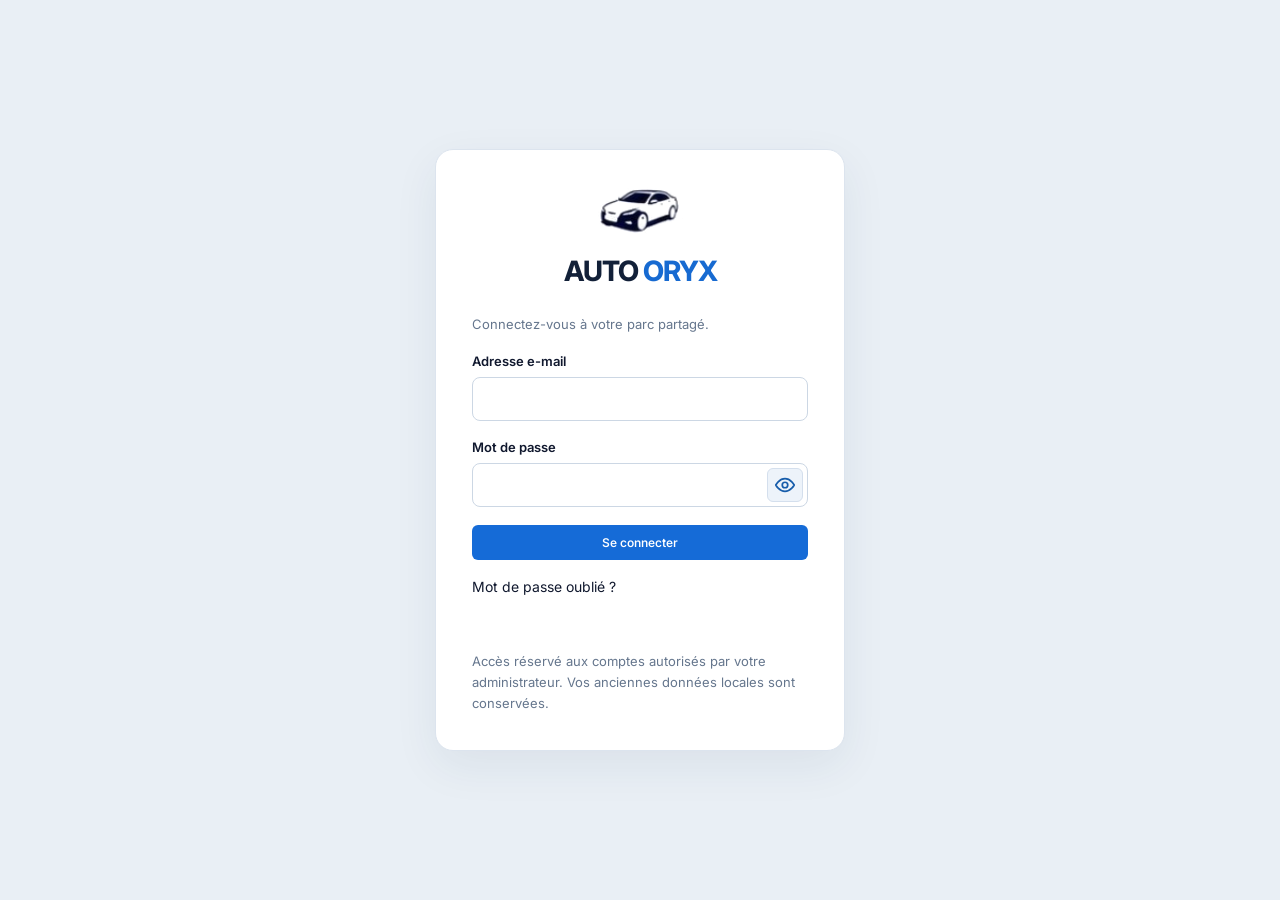
<file: index.html>
<!doctype html><html lang="fr"><head><meta charset="UTF-8"><meta name="viewport" content="width=device-width,initial-scale=1"><meta name="theme-color" content="#1669d3"><meta name="description" content="AUTO ORYX : gestion des véhicules, affectations, entretiens et échéances."><title>AUTO ORYX — Gestion du parc automobile</title><link rel="stylesheet" href="style.css?v=3-cloud"></head><body class="auth-locked"><aside id="sidebar"><a class="brand" href="#dashboard"><img src="assets/logo.png" alt=""><span>AUTO <b>ORYX</b></span></a><nav id="nav"></nav><div class="sidebar-bottom"><span class="live-dot"></span> Espace personnel<small>Données enregistrées sur cet appareil</small><button id="backup">Sauvegarder mes données ↗</button></div></aside><div class="shell"><header><button class="icon-btn mobile" id="menu" aria-label="Ouvrir le menu">☰</button><div class="search"><span id="searchIcon"></span><input id="search" aria-label="Rechercher" placeholder="Rechercher un véhicule, un collaborateur, une immatriculation…"><kbd>⌕</kbd></div><button class="icon-btn notification" id="notifications" aria-label="Voir les échéances"></button><div class="profile"><span class="avatar">FA</span><div><strong>Administrateur</strong><small>AUTO ORYX</small></div><span>⌄</span></div></header><main id="main"></main><footer>AUTO <b>ORYX</b><span>Votre parc, en toute simplicité.</span><button id="restore">Restaurer une sauvegarde</button><input id="restoreFile" type="file" accept="application/json" hidden></footer></div><dialog id="dialog"><form id="form"><div class="modal-head"><h2 id="modalTitle"></h2><button type="button" class="icon-btn" id="close" aria-label="Fermer">✕</button></div><div id="fields"></div><div class="modal-actions"><button type="button" class="secondary" id="cancel">Annuler</button><button class="primary" type="submit">Enregistrer</button></div></form></dialog><div id="toast" role="status"></div><script src="fleet-model.js?v=3-cloud"></script><script src="app.js?v=3-cloud"></script><script src="supabase-vendor.js?v=2.118.0"></script><script src="password-visibility.js?v=2"></script><script src="cloud.js?v=3-visibility"></script><script src="export-excel.js?v=1"></script></body></html>
</file>
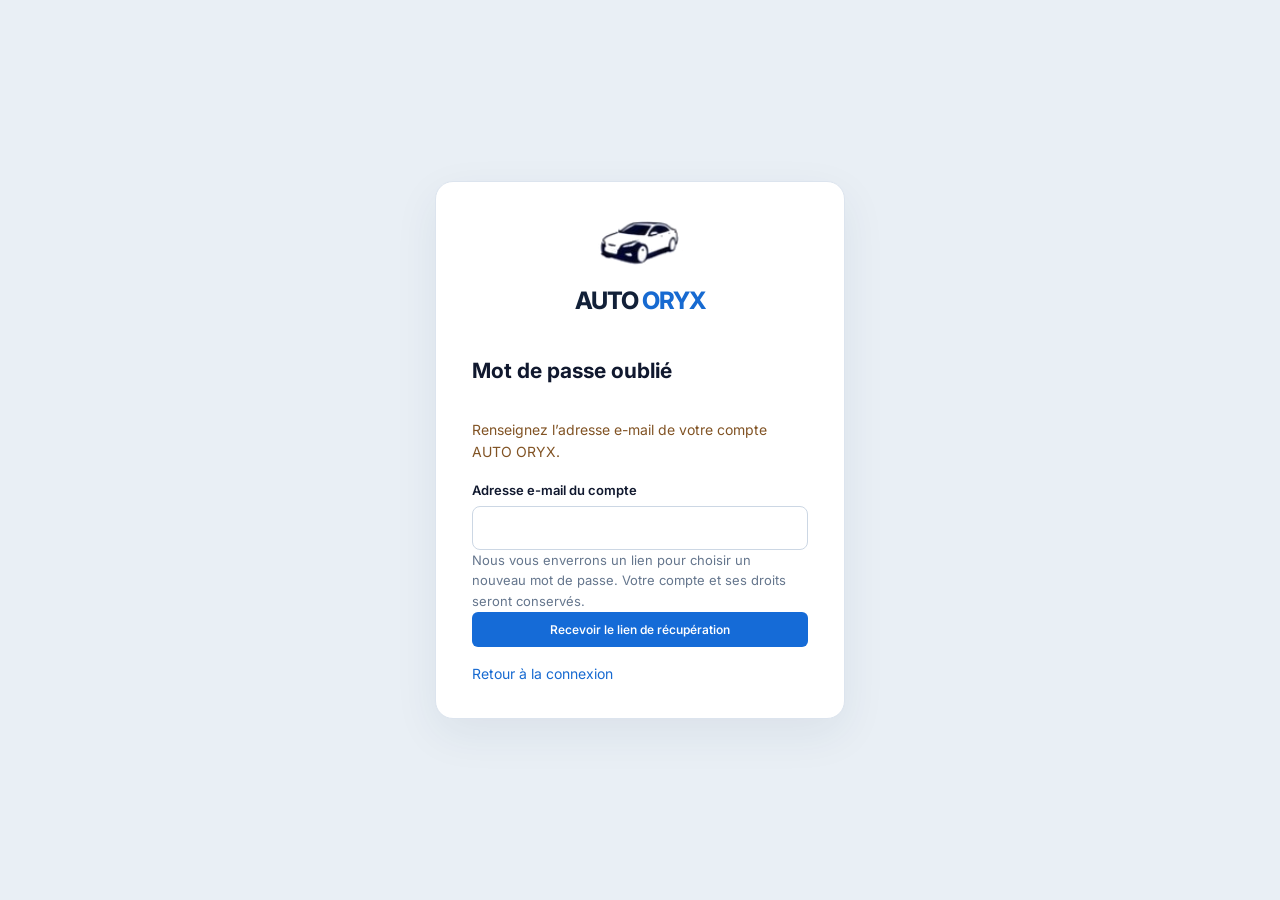
<file: reset-password.html>
<!doctype html><html lang="fr"><head><meta charset="UTF-8"><meta name="viewport" content="width=device-width,initial-scale=1"><meta name="referrer" content="no-referrer"><title>AUTO ORYX — Récupérer mon accès</title><link rel="stylesheet" href="style.css?v=3-cloud"><style>body{min-width:0;background:#e9eff5}main.recovery{display:grid;min-height:100vh;place-items:center;padding:24px;margin:0}#newPassword[hidden],#requestReset[hidden]{display:none!important}.auth-card a{color:#176ad1;font-size:14px}.auth-card h1{font-size:24px}.auth-card input{box-sizing:border-box}#recoveryMessage{font-size:14px;line-height:1.6;white-space:pre-wrap;color:#815324}.auth-card button{width:100%}</style></head><body><main class="recovery"><section class="auth-card"><img src="assets/logo.png" alt=""><h1>AUTO <span>ORYX</span></h1><h2 id="recoveryTitle">Mot de passe oublié</h2><p id="recoveryMessage" role="status">Vérification du lien…</p><form id="requestReset" hidden><label>Adresse e-mail du compte<input name="email" type="email" autocomplete="username" required></label><p>Nous vous enverrons un lien pour choisir un nouveau mot de passe. Votre compte et ses droits seront conservés.</p><button type="submit" class="primary">Recevoir le lien de récupération</button></form><form id="newPassword" hidden><label>Nouveau mot de passe<input name="password" type="password" autocomplete="new-password" minlength="12" maxlength="128" required></label><p>Choisissez au moins 12 caractères, avec lettres, chiffres et symboles.</p><label>Confirmer le nouveau mot de passe<input name="confirmation" type="password" autocomplete="new-password" minlength="12" maxlength="128" required></label><p><button type="submit" class="primary">Enregistrer mon nouveau mot de passe</button></p></form><a href="./">Retour à la connexion</a></section></main><script src="supabase-vendor.js?v=2.118.0"></script><script src="password-visibility.js?v=2"></script><script src="reset-password.js?v=2"></script></body></html>
</file>
<file: style.css>
@import url('https://fonts.googleapis.com/css2?family=Inter:wght@400;450;500;550;600;650;700;750;800&display=swap');
:root{--blue:#156bd7;--ink:#10182e;--muted:#7e8999;--line:#edf0f5;--bg:#EDF2F7}*{box-sizing:border-box}body{margin:0;background:var(--bg);color:var(--ink);font:14px Inter,Arial,sans-serif}button,input,select{font:inherit}button,a,input,select{outline-offset:4px}button{cursor:pointer}button{border:0;background:none;color:inherit}a{color:inherit;text-decoration:none}aside{position:fixed;inset:0 auto 0 0;width:248px;background:#fff;border-right:1px solid var(--line);z-index:30;display:flex;flex-direction:column}.brand{display:flex;align-items:center;gap:8px;height:97px;padding:20px;font-size:23px;font-weight:800;letter-spacing:-.9px}.brand img{width:66px}.brand b{color:var(--blue)}nav{padding:23px 12px}nav a{height:53px;display:flex;align-items:center;gap:19px;padding:0 20px;color:#617083;font-weight:500;border-radius:7px;margin-bottom:5px;position:relative}svg{width:22px;height:22px;fill:none;stroke:currentColor;stroke-width:1.9;stroke-linecap:round;stroke-linejoin:round;flex-shrink:0}nav a.active{background:#eaf2ff;color:var(--blue);font-weight:650}nav a.active:before{content:'';position:absolute;left:0;top:13px;bottom:13px;width:2px;background:var(--blue)}nav a:hover{background:#f2f6fc}.sidebar-bottom{margin-top:auto;padding:25px 23px;background:#fafbfd;color:#66768a;font-size:11px;line-height:1.7}.sidebar-bottom small{display:block;font-size:10px;margin-top:5px}.sidebar-bottom button{padding:14px 0 0;color:var(--blue);font-size:11px}.live-dot{display:inline-block;background:#32aa69;width:6px;height:6px;border-radius:50%;margin-right:5px}.shell{margin-left:248px}header{height:81px;position:sticky;top:0;background:#fffffff5;z-index:20;border-bottom:1px solid var(--line);display:flex;align-items:center;gap:25px;padding:0 32px}.search{background:#f6f7f9;border:1px solid #edf0f4;border-radius:7px;display:flex;align-items:center;max-width:590px;width:60%;padding:10px 14px;gap:12px;color:#929aa7}.search svg{width:18px;height:18px}.search input{background:none;border:0;outline:0;width:100%;font-size:11px;color:#34425b}.search kbd{font:15px Arial;color:#a4adbb}.notification{margin-left:auto;position:relative;color:#6a778a}.notification:after{content:'';position:absolute;width:7px;height:7px;background:#ee5c68;border:2px solid #fff;right:7px;top:5px;border-radius:50%}.icon-btn{display:flex;align-items:center;justify-content:center;padding:8px;border-radius:6px}.icon-btn:hover{background:#edf3fc}.profile{display:flex;align-items:center;gap:11px;white-space:nowrap;font-size:12px}.profile small{display:block;color:#929aaa;font-size:10px;margin-top:4px}.avatar{background:linear-gradient(135deg,#e8eef7,#c4d3e9);color:#285a91;display:grid;place-items:center;width:39px;height:39px;border-radius:50%;font-size:13px;font-weight:700}.profile>span:last-child{color:#7e8999;margin-left:10px}main{padding:29px 30px 12px;min-height:calc(100vh - 133px)}.page-head{display:flex;justify-content:space-between;align-items:center;margin-bottom:24px;gap:16px}h1{margin:0 0 8px;font-size:29px;font-weight:750;letter-spacing:-1px}p{color:var(--muted);margin:0;line-height:1.6}.page-head p{font-size:12px}.date{color:#7b8697;font-size:11px;display:flex;align-items:center;gap:8px;white-space:nowrap}.date svg{width:17px}.sample{font-size:10px;font-weight:500;letter-spacing:0;border:1px solid #dee6f2;color:#71849b;padding:4px 7px;border-radius:4px;vertical-align:middle;margin-left:8px}.stats{display:grid;grid-template-columns:repeat(4,1fr);gap:14px;margin-bottom:21px}.stat{border:1px solid #fff;box-shadow:0 0 0 1px #e9edf5;border-radius:9px;background:linear-gradient(115deg,#edf4ff,#f4f8ff);position:relative;padding:17px 16px;height:153px;text-align:left;overflow:hidden;transition:transform .15s}.stat:hover{transform:translateY(-3px)}.stat.green{background:linear-gradient(115deg,#edf9f3,#f3faf5)}.stat.orange{background:linear-gradient(115deg,#fff5e9,#fffaf4)}.stat .stat-icon{color:var(--blue);background:#e1edff;border-radius:50%;width:35px;height:35px;display:grid;place-items:center;margin-bottom:10px}.stat.green .stat-icon{color:#20a47c;background:#dff5e9}.stat.orange .stat-icon{color:#c88c38;background:#fff0d8}.stat strong{display:block;font-size:31px;line-height:1;font-weight:750;letter-spacing:-1px}.stat h3{font-size:14px;margin:6px 0 4px;font-weight:650}.stat p{font-size:10px}.stat img{position:absolute;width:49%;right:10px;top:43px;filter:drop-shadow(0 7px 3px #25354b12)}.stat>div{position:relative;z-index:1}.dashboard-grid{display:grid;grid-template-columns:minmax(0,1.95fr) minmax(310px,1fr);gap:18px}.panel{background:#fff;border:1px solid #ecf0f6;border-radius:9px;padding:20px 18px}.panel-title{display:flex;align-items:center;justify-content:space-between;gap:12px;margin-bottom:15px}.panel-title h2{margin:0;font-size:17px;letter-spacing:-.3px;font-weight:700}.text-button{font-size:10px;color:var(--blue);white-space:nowrap;padding:5px 0}.text-button span{margin-left:8px;font-size:17px}.table-wrap{overflow:auto}table{width:100%;border-collapse:collapse;white-space:nowrap;text-align:left;font-size:10px}thead{background:#f4f6fa;color:#627086}th{font-weight:550;padding:14px 9px}th:first-child{border-radius:6px 0 0 6px}th:last-child{border-radius:0 6px 6px 0}td{padding:11px 9px;border-bottom:1px solid #f0f2f6;color:#59677c;height:53px}tr:last-child td{border-bottom:0}tbody tr{cursor:pointer}tbody tr:hover{background:#f9fbff}.vehicle-name{display:flex;gap:10px;align-items:center;font-weight:600;color:#26334a}.vehicle-name img{width:61px;height:34px;object-fit:contain}td.km{text-align:right;font-variant-numeric:tabular-nums}.status{display:inline-flex;align-items:center;gap:7px;white-space:nowrap}.status i{width:7px;height:7px;border-radius:50%;background:#32ad61}.status.available i{background:#3096dc}.status.maintenance i{background:#e4a121}.table-bottom{display:flex;justify-content:space-between;color:#9aa3b2;font-size:10px;padding:15px 4px 0}.tabs{display:flex;border-bottom:1px solid #e9edf4;margin-top:-4px}.tabs button{width:50%;padding:12px 6px;font-size:11px;color:#7c879a;border-bottom:2px solid transparent}.tabs button.active{color:var(--blue);border-color:var(--blue);font-weight:600}.due-row{display:flex;align-items:center;gap:10px;padding:13px 0;border-bottom:1px solid #f0f2f6}.due-row img{width:58px;height:34px;object-fit:contain}.due-row .info{flex:1;min-width:0}.info strong{font-size:11px;display:block;font-weight:600}.info small{display:block;font-size:10px;color:#8792a1;line-height:1.5}.due-date{background:#fff1f2;color:#dd5864;border-radius:5px;padding:7px 8px;text-align:right;font-size:10px;font-weight:600}.due-date small{font-size:9px;display:block;font-weight:400;margin-top:4px}.due-date.overdue{background:#ffebe9;color:#ca403c}.sub-title{font-size:13px;margin:19px 0 0}.due-note{display:flex;gap:8px;font-size:10px;color:#8693a4;margin-top:15px;line-height:1.6}.due-note svg{width:15px;height:15px;color:var(--blue)}.primary,.secondary{border-radius:6px;padding:10px 15px;font-size:12px;font-weight:550;display:inline-flex;align-items:center;gap:8px;justify-content:center}.primary{background:var(--blue);color:white}.primary:hover{background:#0b58bc}.secondary{border:1px solid #dfe5ee;background:white;color:#657188}.toolbar{display:flex;justify-content:space-between;gap:12px;margin:0 0 18px;align-items:center}.filters{display:flex;gap:8px}.filters select{padding:9px 12px;border:1px solid #e1e6ef;border-radius:6px;color:#657188;background:white;font-size:11px}.empty{text-align:center;padding:48px;color:#8692a3}.empty svg{width:35px;height:35px;margin-bottom:12px}.empty h3{color:#3b4c65;font-size:16px}.report-grid{display:grid;grid-template-columns:1.3fr 1fr;gap:20px}.bar-row{display:flex;align-items:center;gap:15px;margin:22px 0;font-size:12px}.bar-row>span{width:90px}.bar{height:9px;background:#f1f4f8;border-radius:9px;flex:1;overflow:hidden}.bar i{display:block;height:100%;background:var(--blue);border-radius:9px}.metric{padding:19px 0;border-bottom:1px solid var(--line);display:flex;justify-content:space-between;font-size:12px;color:#78869a}.metric b{color:var(--ink)}.notice{background:#edf4ff;color:#4d6c93;padding:14px 18px;border-radius:7px;font-size:12px;line-height:1.7;margin-bottom:20px}footer{display:flex;align-items:center;gap:4px;padding:20px 31px;color:#8290a4;font-size:10px}footer b{color:#527ba8}footer span{margin-left:14px}footer button{margin-left:auto;color:#7186a1;font-size:10px}dialog{border:1px solid #e6ebf3;border-radius:12px;padding:25px;width:490px;max-width:94vw;box-shadow:0 20px 100px #0c254e30;color:var(--ink)}dialog::backdrop{background:#101c355c;backdrop-filter:blur(3px)}.modal-head{display:flex;align-items:center;justify-content:space-between;margin-bottom:18px}.modal-head h2{font-size:20px;margin:0}.field{display:flex;flex-direction:column;gap:7px;margin-bottom:15px;font-size:12px;color:#64748c}.field input,.field select{width:100%;padding:11px;border:1px solid #dfe5ee;border-radius:6px;background:white;color:#25364e}.modal-actions{display:flex;justify-content:flex-end;gap:10px;margin-top:25px}.danger{color:#cf5252;float:left;margin-right:auto;font-size:12px}.details-grid{display:grid;grid-template-columns:1fr 1fr;gap:20px}.details-grid dt{color:#8692a4;font-size:11px;margin-bottom:6px}.details-grid dd{margin:0;font-size:13px}.detail-photo{width:210px;display:block;margin:0 auto 20px}#toast{position:fixed;bottom:25px;left:50%;transform:translate(-50%,20px);background:#163454;color:white;border-radius:7px;padding:13px 22px;box-shadow:0 6px 25px #1234;opacity:0;pointer-events:none;transition:.2s;z-index:99;font-size:12px}#toast.visible{opacity:1;transform:translate(-50%,0)}.mobile{display:none}@media(min-width:1600px){main{padding:38px 42px}.stat{height:175px}.stat img{width:49%;top:49px}.dashboard-grid{grid-template-columns:2fr 1fr}table{font-size:12px}td{height:65px}.due-row{padding:17px 0}.info strong{font-size:13px}.info small{font-size:11px}}@media(max-width:1180px){aside{width:210px}.shell{margin-left:210px}.brand{font-size:20px;padding:16px}.brand img{width:55px}nav a{padding:0 13px;gap:13px;font-size:12px}main{padding:24px 22px}.dashboard-grid{grid-template-columns:1fr}.stat img{width:45%;right:5px;top:53px}.stat{padding:15px 12px}.stat p{max-width:100px}.date{display:none}.dashboard-grid>.panel:last-child{display:grid;grid-template-columns:1fr}.search{width:65%}header{gap:15px;padding:0 22px}.profile>div{display:none}}@media(max-width:760px){aside{transform:translateX(-100%);width:238px;box-shadow:8px 0 50px #10274920;transition:.2s}aside.open{transform:translateX(0)}.shell{margin-left:0}.mobile{display:flex}.profile>span:last-child{display:none}header{height:68px;padding:0 13px;gap:8px}.search{flex:1;width:auto;padding:10px}.search input{font-size:10px}.search kbd{display:none}.notification{margin-left:0}.avatar{width:33px;height:33px}.page-head{align-items:flex-start}h1{font-size:24px;letter-spacing:-.8px}.page-head p{font-size:11px}.sample{display:none}main{padding:23px 15px 10px}.stats{grid-template-columns:repeat(2,1fr);gap:11px}.stat{height:145px}.stat img{width:49%;top:48px}.stat h3{font-size:12px}.stat p{font-size:9px}.panel{padding:17px 12px}.panel-title h2{font-size:16px}.dashboard-grid{gap:15px}.toolbar{align-items:flex-start;flex-wrap:wrap}.report-grid{grid-template-columns:1fr}.page-head .primary{font-size:10px;padding:10px;white-space:nowrap}.table-wrap{max-height:65vh}thead{position:sticky;top:0;z-index:1}.filters{flex-wrap:wrap}footer{padding:20px 16px}footer span{display:none}.due-row{gap:12px}.sidebar-bottom{font-size:11px}}
/* Fiche complète — version 2 */
dialog.wide{width:790px;max-height:92vh;padding:0;overflow:auto}dialog.wide .modal-head{position:sticky;top:0;z-index:2;background:white;padding:22px 26px;border-bottom:1px solid var(--line);margin:0}dialog.wide #fields{padding:24px 26px 8px}dialog.wide .modal-actions{position:sticky;bottom:0;background:#fff;border-top:1px solid var(--line);margin:0;padding:17px 26px}.form-section{padding:16px 18px 4px;border:1px solid #e7edf6;border-radius:8px;margin:0 0 22px}.form-section legend{font-size:12px;font-weight:650;padding:0 8px;color:#316da9}.form-grid{display:grid;grid-template-columns:1fr 1fr;gap:0 18px}.field-note{font-size:11px;line-height:1.7;margin:-9px 0 23px;color:#7c8c9e}.details-grid{grid-template-columns:repeat(3,1fr);gap:23px 20px;padding-bottom:15px}.details-grid dd{overflow-wrap:anywhere;line-height:1.5}.detail-header{display:flex;align-items:center;gap:18px;background:#f4f8fd;border-radius:8px;padding:15px;margin-bottom:25px}.detail-header>img{width:120px}.detail-header strong{font-size:17px}.detail-header p{font-size:12px}.detail-header>.status{margin-left:auto;font-size:11px}.detail-buttons{display:flex;gap:10px;flex-wrap:wrap;padding:15px 0 20px}.right-panels{display:flex;flex-direction:column;gap:18px}.service-alert{display:flex;align-items:center;gap:12px;text-align:left;width:100%;padding:15px 0;border-bottom:1px solid var(--line)}.service-alert-icon{display:grid;place-items:center;color:#2b7bd4;background:#eef5ff;border-radius:9px;width:35px;height:35px;flex-shrink:0}.service-alert .info small{line-height:1.6}.alert-badge{background:#eef4ff;color:#477cae;padding:5px 7px;border-radius:5px;font-size:10px;white-space:nowrap}.service-alert.late .alert-badge{background:#fff0ee;color:#d45649}.service-alert.soon .alert-badge{background:#fff5e7;color:#ae7e31}.section-gap{height:20px}.view-switch{display:flex;gap:5px;margin:0 0 15px;background:#eaf0f8;border-radius:7px;padding:4px;width:max-content}.view-switch button{font-size:11px;padding:8px 15px;color:#71829a;border-radius:5px}.view-switch button.active{background:white;color:var(--blue);box-shadow:0 2px 5px #0d2c5410}.complete-table{max-height:65vh}.complete-table thead{position:sticky;top:0;z-index:3}.complete-table th:nth-child(3),.complete-table td:nth-child(3){position:sticky;left:0;background:#f4f7fb;z-index:2;box-shadow:2px 0 3px #1b2b4010}.complete-table td{font-size:11px;min-width:110px}.complete-table th{font-size:10px;line-height:1.5}.complete-table th:nth-child(3){z-index:4}.sidebar-bottom button{font-size:10px}.form-section input:focus,.form-section select:focus{border-color:#6a9fe4;outline:2px solid #e0edff}#toast{z-index:100}.service-alert:hover{background:#fafcff}.panel:has(.complete-table){min-width:0}@media(max-width:760px){dialog.wide .modal-head{padding:18px 16px}dialog.wide #fields{padding:20px 14px 0}.form-grid{grid-template-columns:1fr}.form-section{padding:14px 12px 0}.details-grid{grid-template-columns:1fr 1fr}.detail-header{gap:10px;flex-wrap:wrap}.detail-header>img{width:85px}.detail-header>.status{margin-left:0}.detail-buttons>button{flex:1}.complete-table{max-height:65vh}.service-alert{gap:9px}}
@media print{body>*{display:none!important}body>dialog[open]{display:block!important;position:static;width:100%;max-width:none;max-height:none;border:0;box-shadow:none;overflow:visible}dialog[open]::backdrop{display:none}dialog .modal-actions,dialog .icon-btn,dialog .detail-buttons{display:none!important}dialog.wide .modal-head{position:static;padding:10px 0}dialog.wide #fields{padding:20px 0}.details-grid{grid-template-columns:repeat(3,1fr);gap:20px}.details-grid>div{break-inside:avoid}.details-grid dd{font-size:11px}.detail-header{background:white}}
.form-message{padding:12px 14px;background:#fff0ed;color:#b44c3f;border:1px solid #ffd9ce;border-radius:6px;margin-bottom:18px;font-size:12px;line-height:1.5}

/* Cadre commun aux quatre véhicules du tableau de bord. */
.stat img{aspect-ratio:1.9;object-fit:contain;object-position:center}

.photo-editor{display:flex;gap:18px;align-items:flex-start;padding:8px 0 14px}.photo-editor>img{width:180px;height:120px;object-fit:contain;background:#f1f5f9;border-radius:8px}.photo-picker{position:relative;display:inline-block;cursor:pointer;margin:0 8px 10px 0}.photo-picker input{position:absolute;inset:0;width:100%;height:100%;opacity:0;cursor:pointer}.photo-picker:focus-within{outline:2px solid var(--blue);outline-offset:3px}.photo-editor p{font-size:11px;margin:5px 0 10px}.photo-editor .field-note{margin:8px 0 0}.real-photo{border-radius:5px;background:#f1f5f9}.detail-header>img.real-photo{height:85px;object-fit:contain}@media(max-width:760px){.photo-editor{flex-direction:column}.photo-editor>img{width:100%;height:160px}}

.import-help{font-size:12px;line-height:1.7;margin:15px 0}.import-preview{margin-top:18px;max-height:45vh}.import-preview td{white-space:normal;min-width:115px}.import-preview thead{position:sticky;top:0;z-index:1}.status:has(i){white-space:nowrap}.page-head{flex-wrap:wrap}

.status.unknown i{background:#8b95a5}

.danger-button{color:#b63e3e;border:1px solid #edc5c5;background:#fff5f5;padding:11px 15px;border-radius:6px;margin:5px 0 20px;font-size:12px}.danger-button:hover{background:#ffe9e9}

.purge-section{border-top:1px solid #edc5c5;margin-top:24px;padding-top:18px}.purge-section h3{color:#a93737;font-size:16px}.purge-section p{font-size:12px;line-height:1.7;margin:10px 0}.purge-section .field{margin-top:20px;max-width:320px}.danger-button:disabled{opacity:.45;cursor:not-allowed}.danger-button:disabled:hover{background:#fff5f5}

.exit-actions{display:flex;gap:10px;flex-wrap:wrap}.exit-summary{display:flex;gap:25px;flex-wrap:wrap;margin:0 0 20px;color:#64748c;font-size:12px}.exit-summary b{color:var(--ink)}.field textarea{font:inherit;border:1px solid #dfe5ee;border-radius:6px;padding:11px;resize:vertical;color:#25364e}nav{overflow-y:auto;min-height:0}nav a{flex-shrink:0}
.accident-notice{display:block;color:#a52c39;background:#fff0f1;text-decoration:none}.status.accident{color:#b53542}.status.accident i{background:#d04b5a}.accident-documents{display:flex;flex-wrap:wrap;gap:16px}.accident-documents>div{max-width:260px;display:grid;gap:8px}.accident-documents img{width:100%;max-height:170px;object-fit:contain}.accident-documents button{white-space:normal;overflow-wrap:anywhere}
/* Connexion et synchronisation partagée */
[hidden]{display:none!important}body.auth-locked>#sidebar,body.auth-locked>.shell,body.auth-locked>#dialog{display:none!important}#authGate{display:none}body.auth-locked #authGate{display:grid;min-height:100vh;place-items:center;padding:24px;background:#e9eff5}body.auth-locked{min-width:0}body.auth-locked #toast{display:none}.auth-card{width:min(100%,410px);padding:36px;background:white;border:1px solid #dce4ee;border-radius:18px;box-shadow:0 15px 45px #17375a12;display:grid;gap:18px}.auth-card>img{width:85px;margin:auto}.auth-card h1{text-align:center;font-size:28px;color:#122038}.auth-card h1 span{color:#176ad1}.auth-card p,.auth-card small{font-size:13px;line-height:1.6;color:#65768d}.auth-card label{display:grid;gap:8px;font-size:13px;font-weight:600}.auth-card input{width:100%;padding:13px;border:1px solid #ccd7e4;border-radius:8px;font:inherit}.auth-card .primary{justify-content:center}#authMessage{color:#b13d41;min-height:20px}#cloudBusy{position:fixed;inset:0;background:#f4f8fce8;z-index:9999;display:grid;place-items:center;font-size:18px;font-weight:600;color:#1b5998}#cloudNote{padding:16px 25px;background:#fff2cf;color:#76520e;font-size:13px;line-height:1.6}.migration-panel{padding:22px;margin-bottom:20px}.migration-panel h2{margin-bottom:10px}.migration-panel p{font-size:13px;line-height:1.7;margin-bottom:16px}.migration-panel button,.migration-panel label{margin:5px}#membersList,#auditList{margin-top:20px}.sidebar-bottom button{display:block}#loadAudit{margin-top:20px}.auth-card button:disabled{opacity:.65}
</file>
